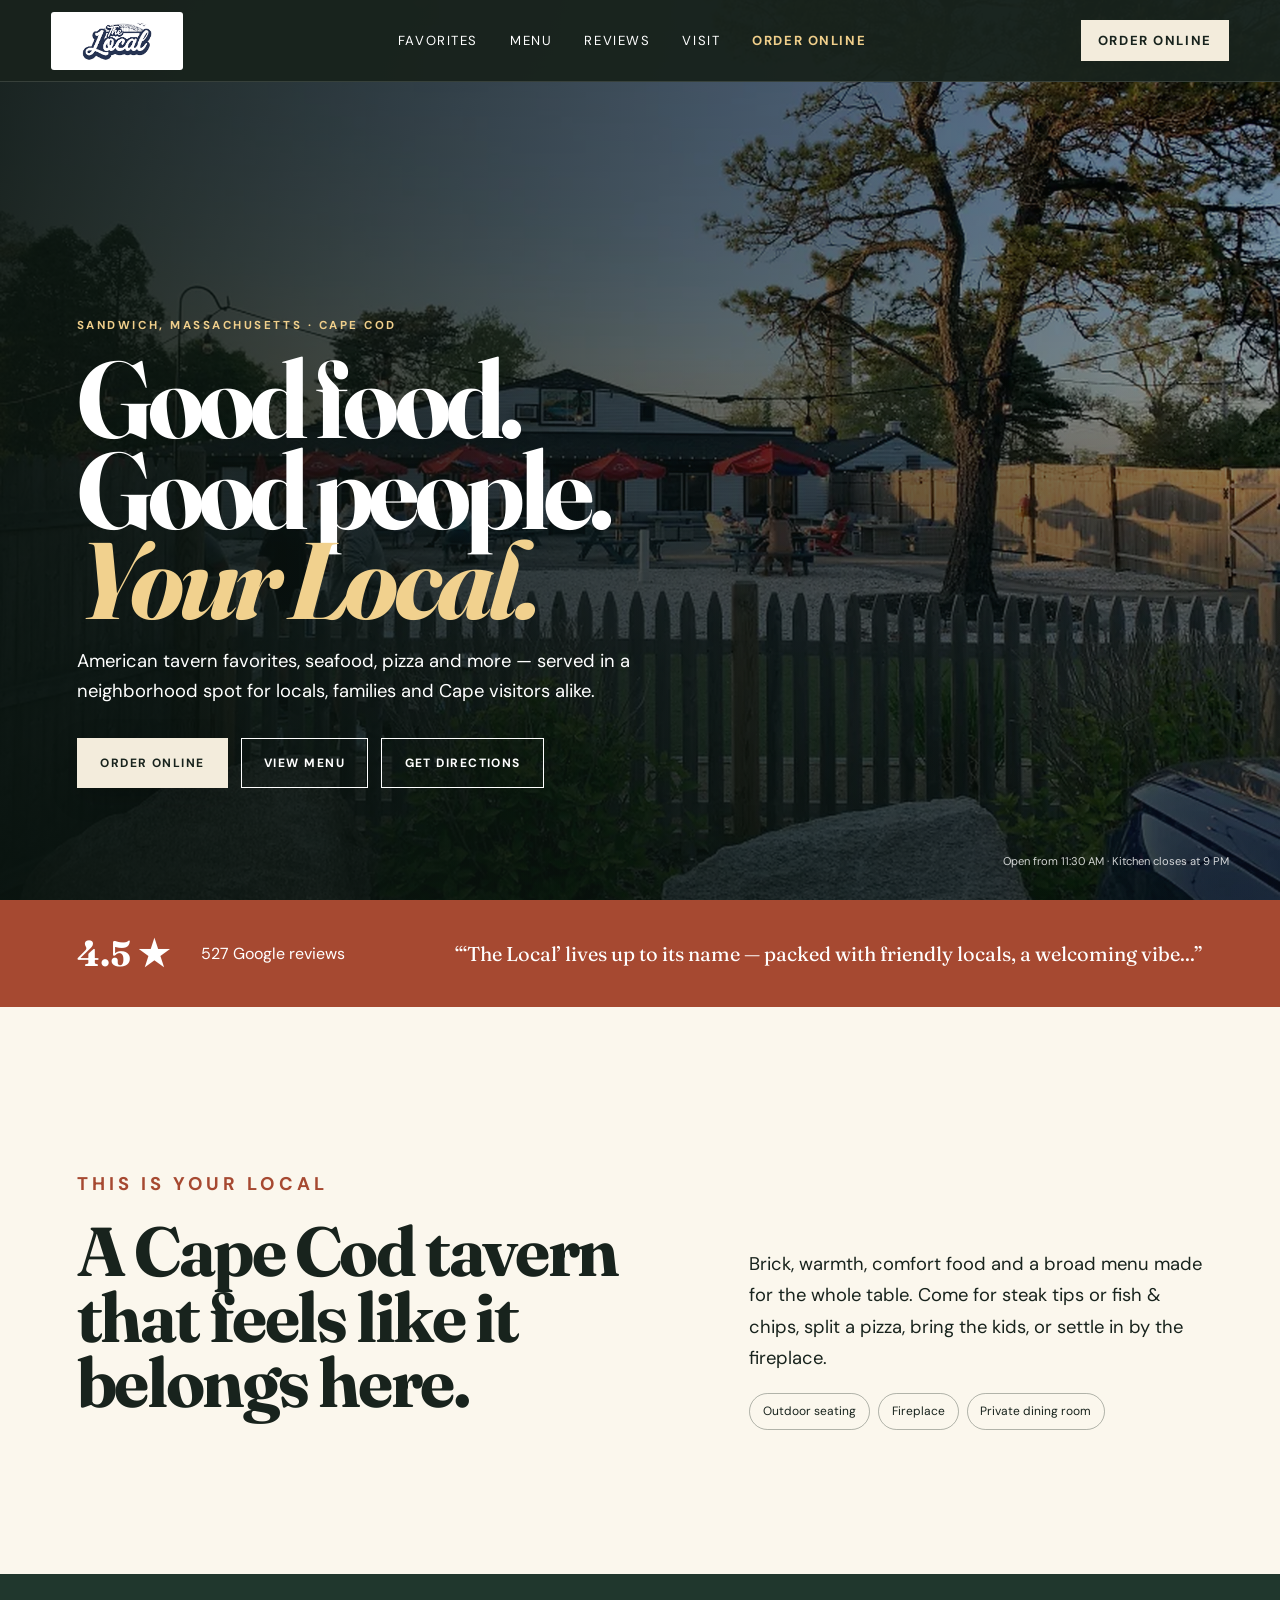
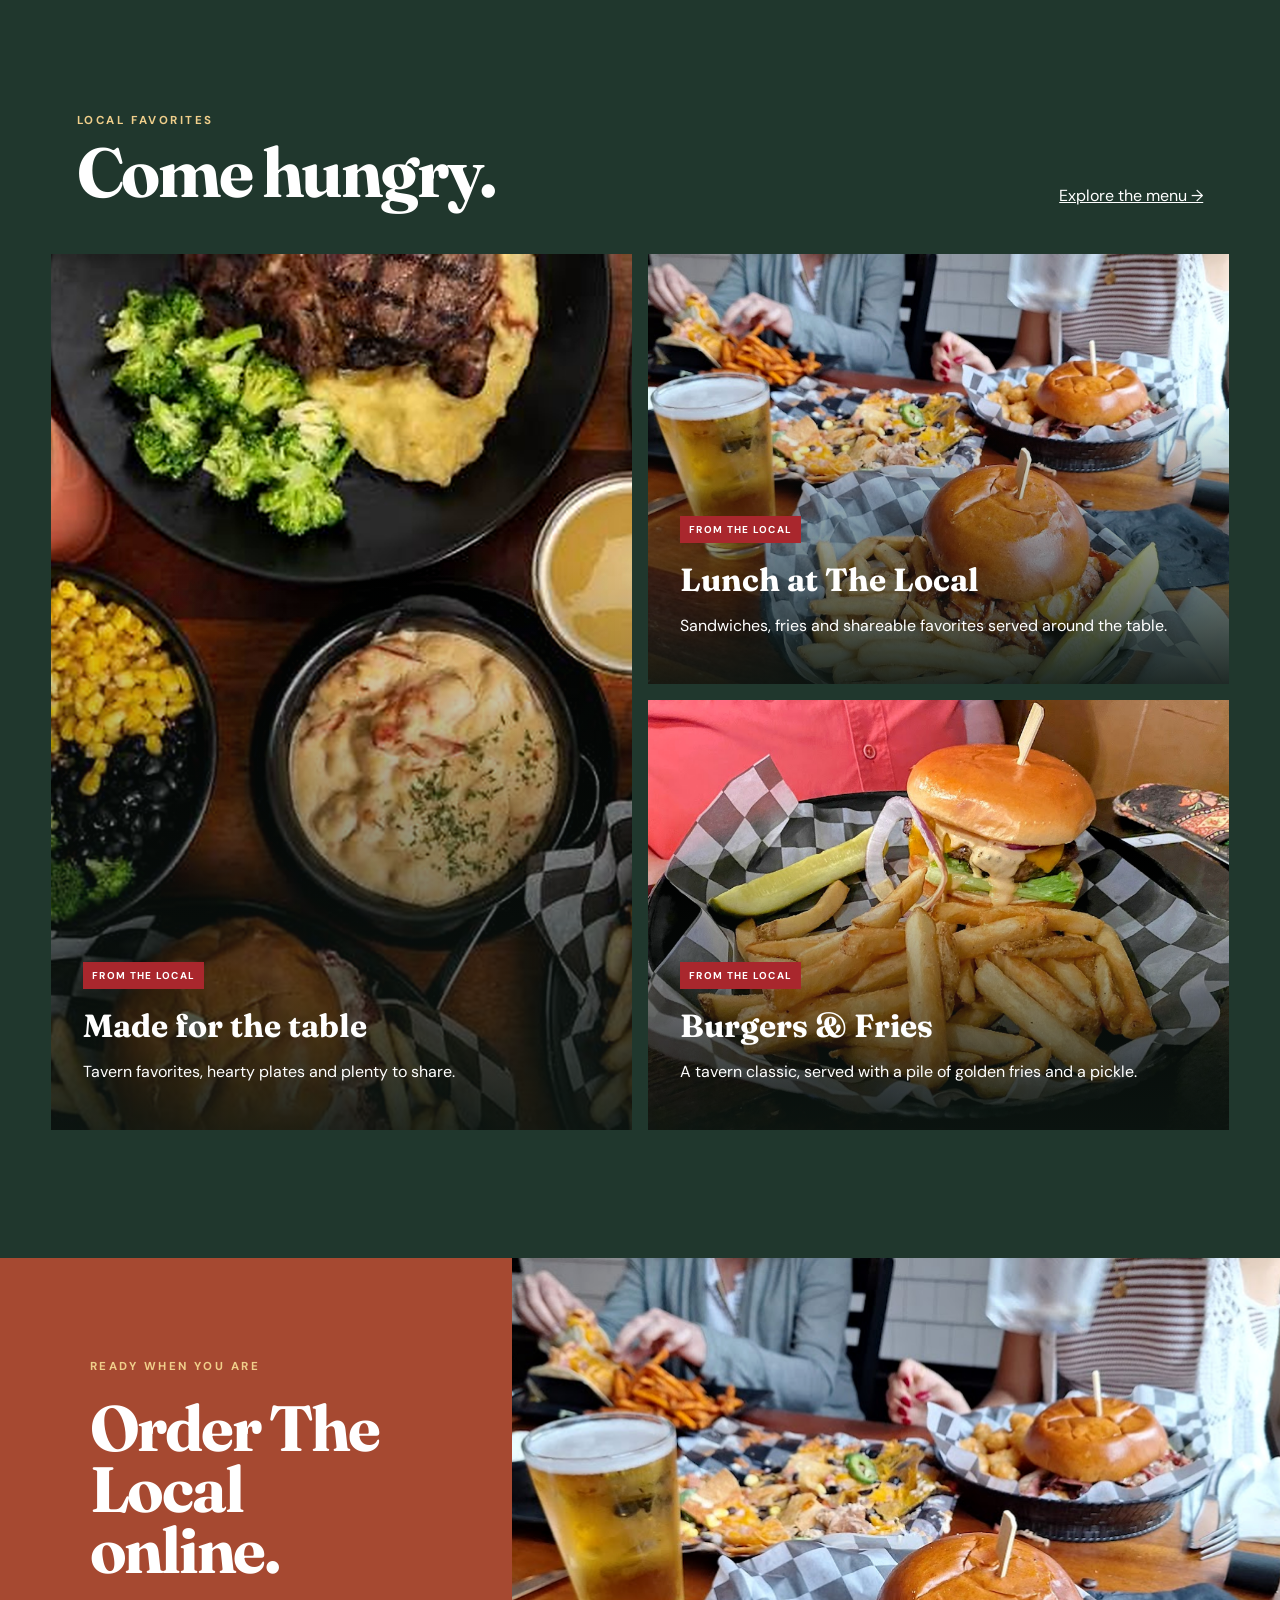
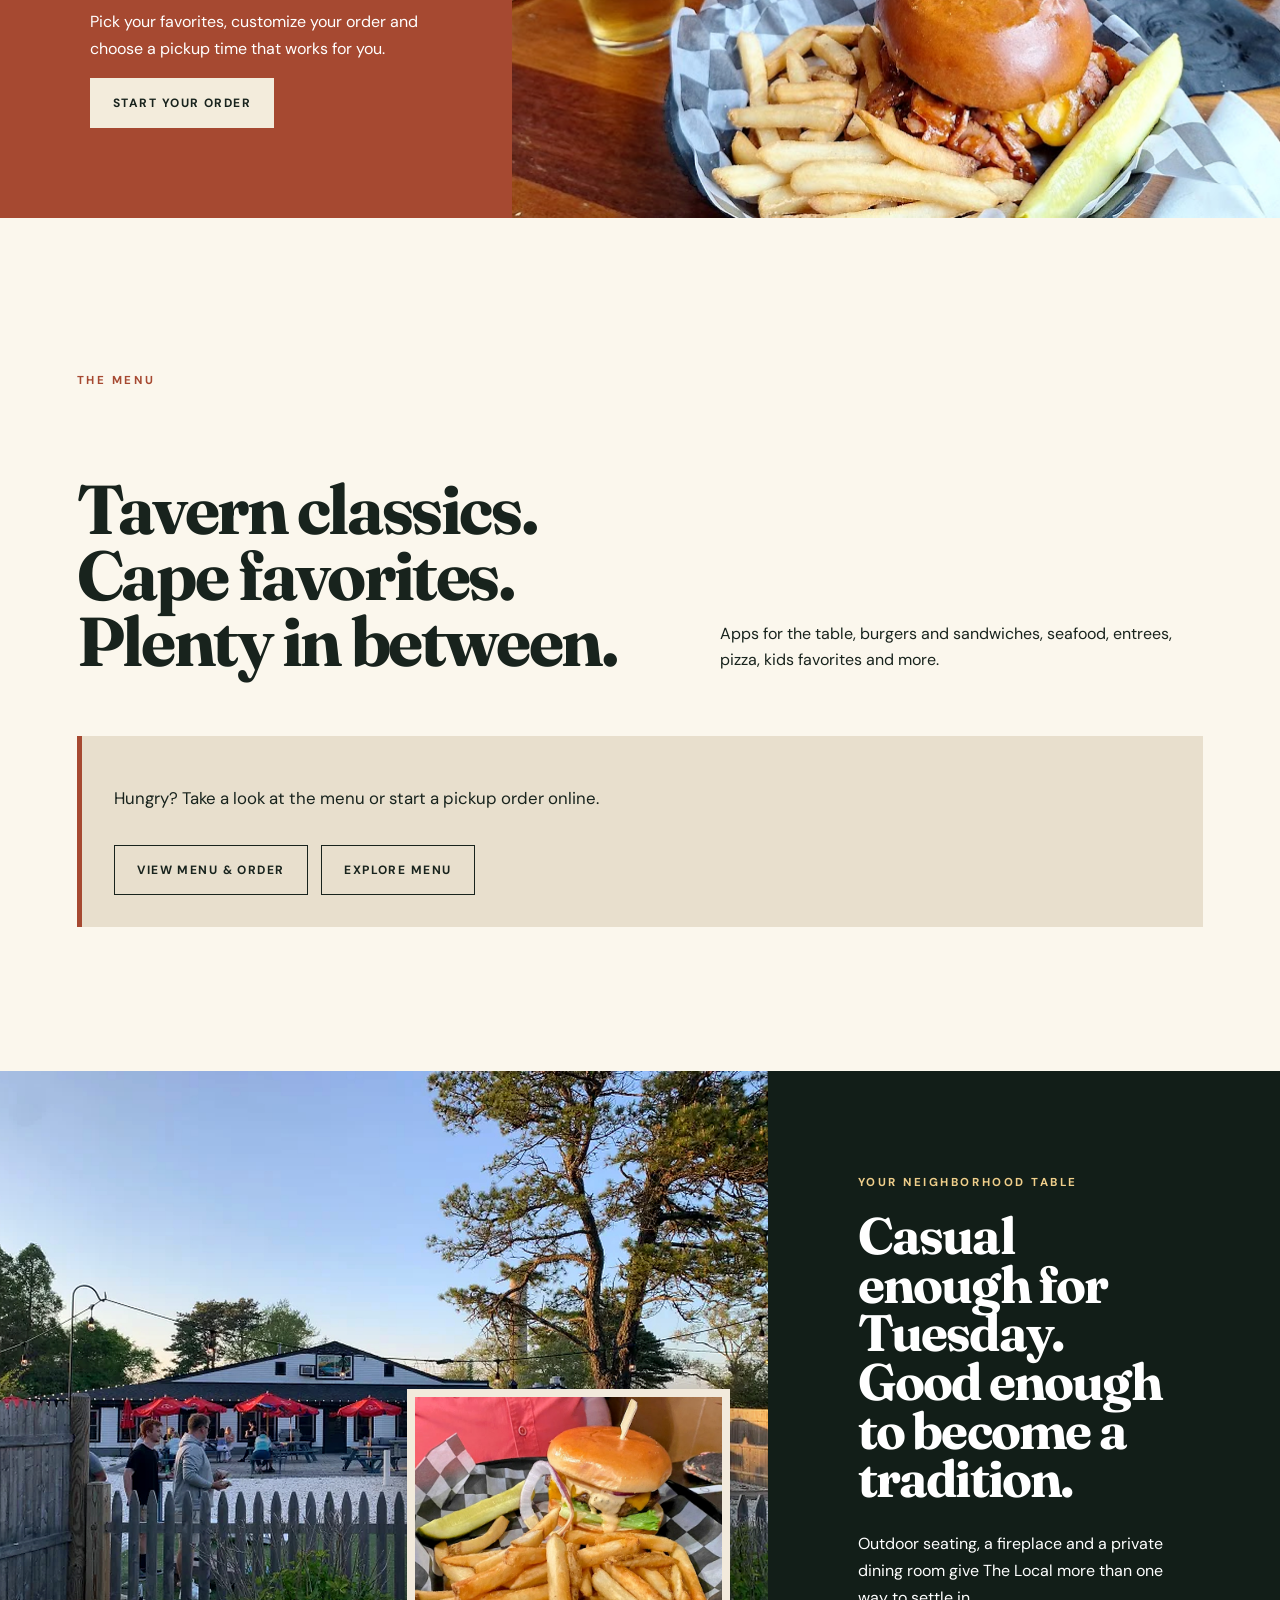
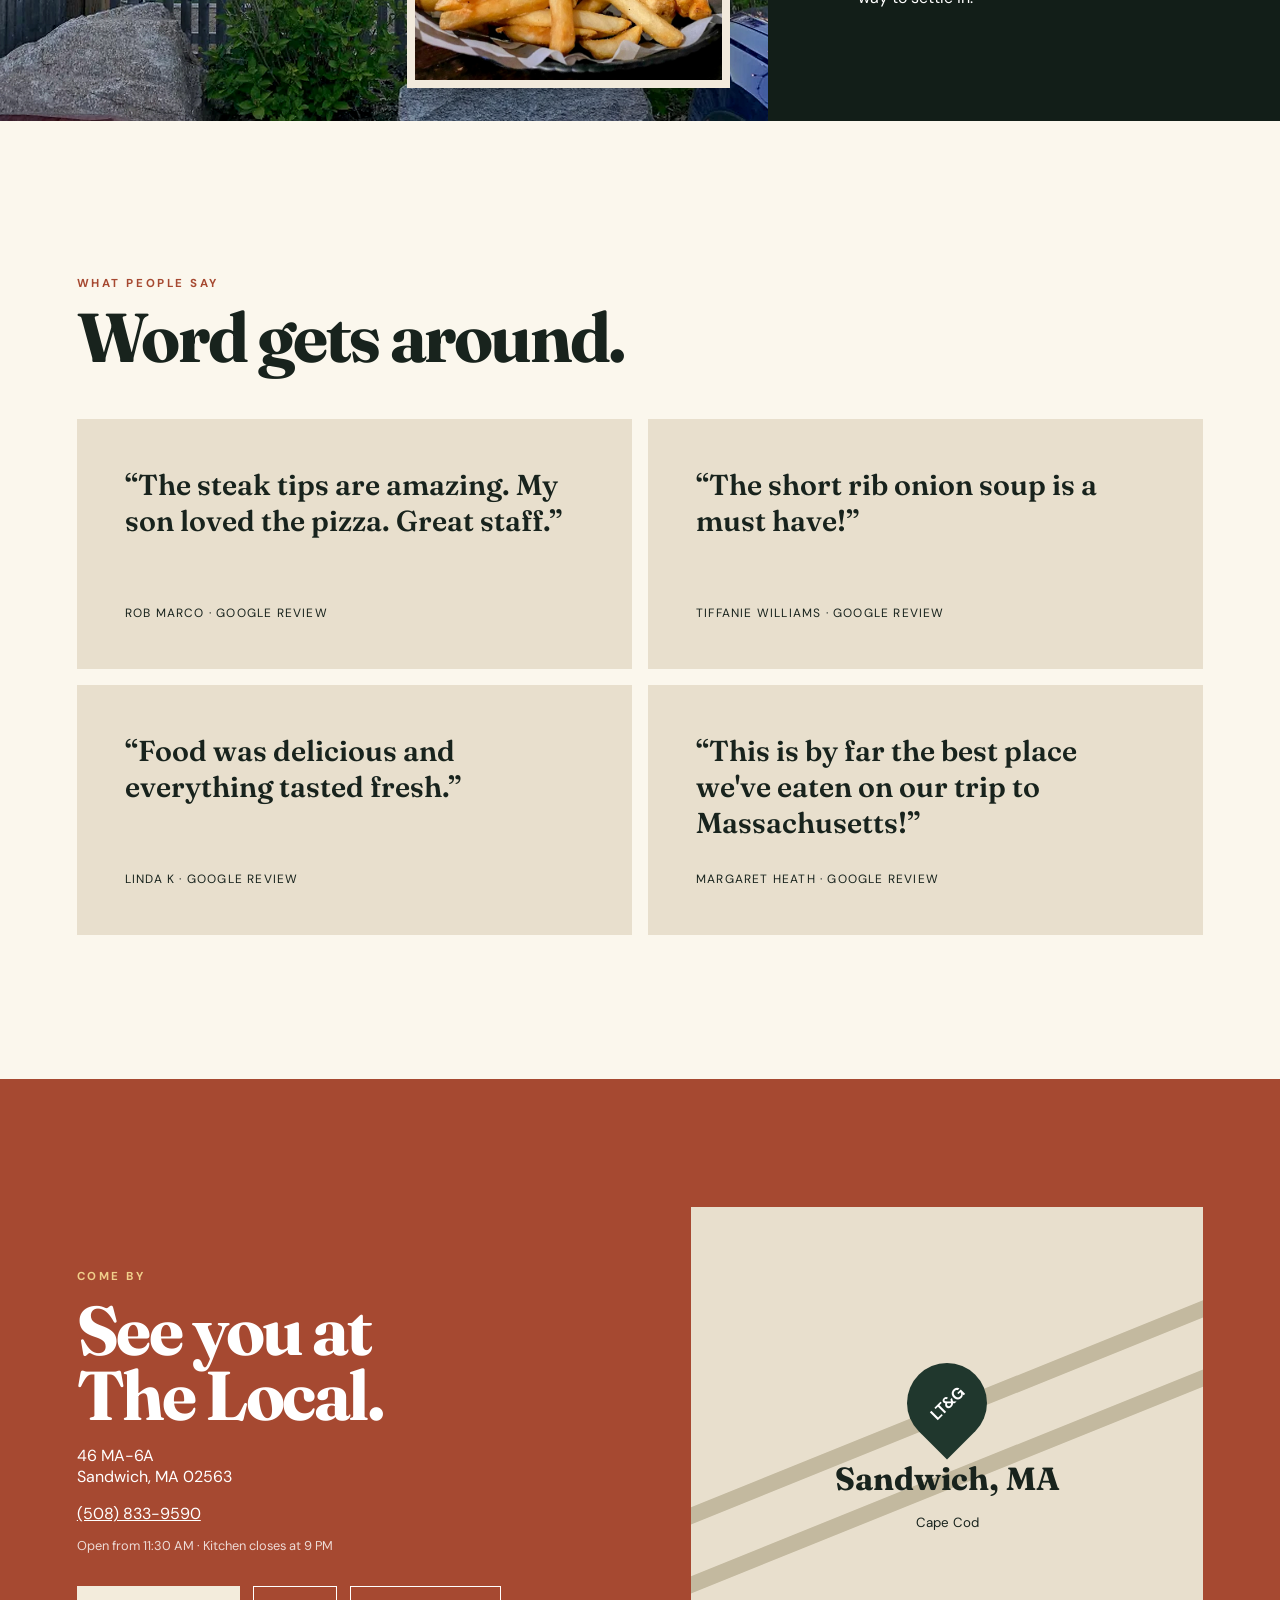
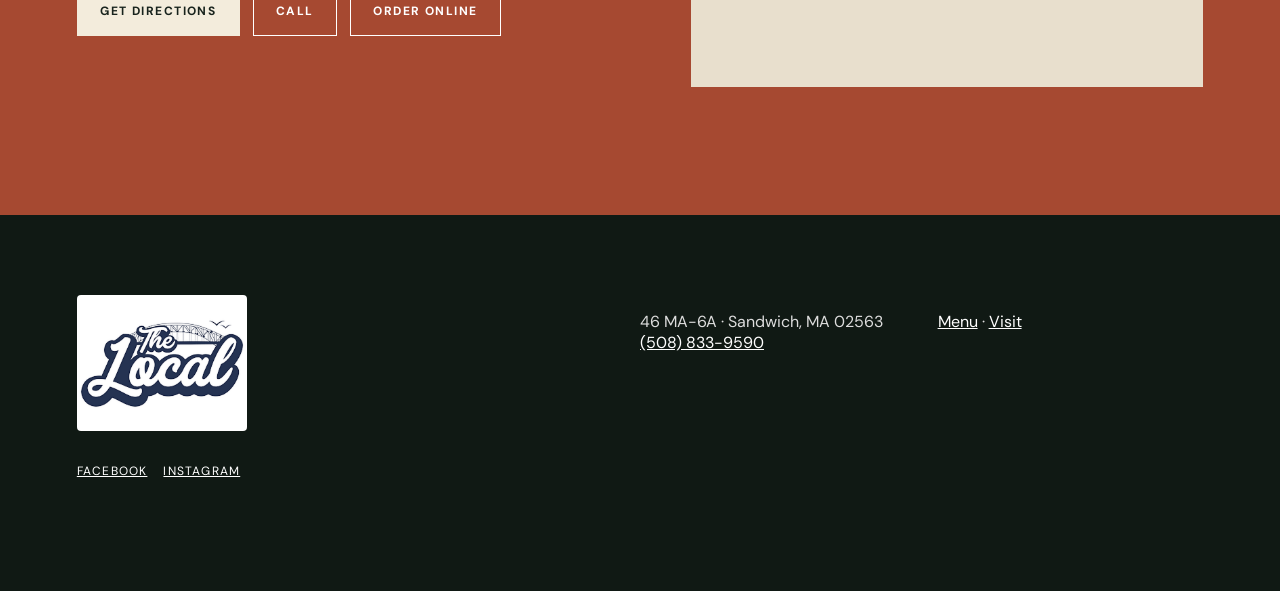
<file: the-local-tavern-finished-updated/the-local-tavern-finished/index.html>
<!doctype html><html lang="en"><head><meta charset="utf-8"><meta name="viewport" content="width=device-width,initial-scale=1"><title>The Local Tavern and Grille | Restaurant in Sandwich, MA</title><meta name="description" content="Visit The Local Tavern and Grille in Sandwich, MA for American tavern favorites, seafood, burgers, pizza and more. View the menu, call or get directions."><meta name="theme-color" content="#20372d"><link rel="preconnect" href="https://fonts.googleapis.com"><link rel="preconnect" href="https://fonts.gstatic.com" crossorigin><link href="https://fonts.googleapis.com/css2?family=DM+Sans:wght@400;500;600;700&family=Fraunces:opsz,wght@9..144,600;9..144,700&display=swap" rel="stylesheet"><link rel="stylesheet" href="styles.css"><script type="application/ld+json">{"@context":"https://schema.org","@type":"Restaurant","name":"The Local Tavern and Grille","address":{"@type":"PostalAddress","streetAddress":"46 MA-6A","addressLocality":"Sandwich","addressRegion":"MA","postalCode":"02563","addressCountry":"US"},"telephone":"+1-508-833-9590","url":"https://www.thelocaltavernandgrille.com/","servesCuisine":["American","Pizza","Seafood"]}</script></head><body><a class="skip" href="#main">Skip to content</a><header><a class="brand logo-brand" href="#top"><img src="assets/local-logo-4x.png" alt="The Local Tavern &amp; Grille"></a><button class="navbtn" aria-expanded="false" aria-controls="nav">Menu</button><nav id="nav"><a href="#favorites">Favorites</a><a href="menu.html">Menu</a><a href="#reviews">Reviews</a><a href="visit.html">Visit</a><a class="nav-order" href="https://order.toasttab.com/online/the-local-tavern-and-grille-46-route-6a" target="_blank" rel="noopener">Order Online</a></nav><a class="head-cta order-head" href="https://order.toasttab.com/online/the-local-tavern-and-grille-46-route-6a" target="_blank" rel="noopener">Order Online</a></header><main id="main"><section class="hero" id="top"><div class="hero-media"><img src="assets/local-patio-4x.jpg" alt="The outdoor patio at The Local Tavern and Grille"></div><div class="hero-shade"></div><div class="hero-copy reveal"><p class="eyebrow">SANDWICH, MASSACHUSETTS · CAPE COD</p><h1>Good food.<br>Good people.<br><em>Your Local.</em></h1><p>American tavern favorites, seafood, pizza and more — served in a neighborhood spot for locals, families and Cape visitors alike.</p><div class="actions"><a class="button light order-primary" href="https://order.toasttab.com/online/the-local-tavern-and-grille-46-route-6a" target="_blank" rel="noopener">Order Online</a><a class="button ghost" href="menu.html">View Menu</a><a class="button ghost" href="https://www.google.com/maps/search/?api=1&query=46+MA-6A+Sandwich+MA+02563">Get Directions</a></div></div><div class="hero-note">Open from 11:30 AM · Kitchen closes at 9 PM</div></section><section class="proof"><strong>4.5 ★</strong><span>527 Google reviews</span><blockquote>“‘The Local’ lives up to its name — packed with friendly locals, a welcoming vibe...”</blockquote></section><section class="story reveal"><div><p class="eyebrow dark">THIS IS YOUR LOCAL</p><h2>A Cape Cod tavern that feels like it belongs here.</h2></div><div><p>Brick, warmth, comfort food and a broad menu made for the whole table. Come for steak tips or fish &amp; chips, split a pizza, bring the kids, or settle in by the fireplace.</p><div class="chips"><span>Outdoor seating</span><span>Fireplace</span><span>Private dining room</span></div></div></section><section class="favorites" id="favorites"><div class="section-head"><p class="eyebrow">LOCAL FAVORITES</p><h2>Come hungry.</h2><a href="menu.html">Explore the menu →</a></div><div class="food-grid"><article class="food feature"><img src="assets/local-food-spread-4x.jpg" alt="A spread of food served at The Local Tavern and Grille"><div><span class="real-tag">From The Local</span><h3>Made for the table</h3><p>Tavern favorites, hearty plates and plenty to share.</p></div></article><article class="food"><img src="assets/local-table-4x.jpg" alt="Sandwiches, fries and shared plates at The Local Tavern and Grille"><div><span class="real-tag">From The Local</span><h3>Lunch at The Local</h3><p>Sandwiches, fries and shareable favorites served around the table.</p></div></article><article class="food"><img src="assets/local-burger-4x.jpg" alt="Burger and fries at The Local Tavern and Grille"><div><span class="real-tag">From The Local</span><h3>Burgers &amp; Fries</h3><p>A tavern classic, served with a pile of golden fries and a pickle.</p></div></article></div></section><section class="order-band"><div><p class="eyebrow">READY WHEN YOU ARE</p><h2>Order The Local online.</h2><p>Pick your favorites, customize your order and choose a pickup time that works for you.</p><a class="button light" href="https://order.toasttab.com/online/the-local-tavern-and-grille-46-route-6a" target="_blank" rel="noopener">Start Your Order</a></div><img src="assets/local-table-4x.jpg" alt="Food served at The Local Tavern and Grille"></section><section class="menu-section home-menu" id="menu"><div class="menu-intro"><p class="eyebrow dark">THE MENU</p><h2>Tavern classics.<br>Cape favorites.<br>Plenty in between.</h2><p>Apps for the table, burgers and sandwiches, seafood, entrees, pizza, kids favorites and more.</p></div><div class="menu-source-card"><p>Hungry? Take a look at the menu or start a pickup order online.</p><div class="actions"><a class="button" href="https://order.toasttab.com/online/the-local-tavern-and-grille-46-route-6a" target="_blank" rel="noopener">View Menu &amp; Order</a><a class="button" href="menu.html">Explore Menu</a></div></div></section><section class="atmosphere"><div class="atmo-img authentic-collage"><img class="main-real" src="assets/local-patio-4x.jpg" alt="The outdoor patio at The Local Tavern and Grille"><img class="inset-real" src="assets/local-burger-4x.jpg" alt="Burger and fries at The Local Tavern and Grille"></div><div class="atmo-copy"><p class="eyebrow">YOUR NEIGHBORHOOD TABLE</p><h2>Casual enough for Tuesday. Good enough to become a tradition.</h2><p>Outdoor seating, a fireplace and a private dining room give The Local more than one way to settle in.</p></div></section><section class="reviews" id="reviews"><p class="eyebrow dark">WHAT PEOPLE SAY</p><h2>Word gets around.</h2><div class="review-grid"><blockquote><p>“The steak tips are amazing. My son loved the pizza. Great staff.”</p><cite>Rob Marco · Google review</cite></blockquote><blockquote><p>“The short rib onion soup is a must have!”</p><cite>Tiffanie Williams · Google review</cite></blockquote><blockquote><p>“Food was delicious and everything tasted fresh.”</p><cite>Linda K · Google review</cite></blockquote><blockquote><p>“This is by far the best place we've eaten on our trip to Massachusetts!”</p><cite>Margaret Heath · Google review</cite></blockquote></div></section><section class="visit" id="visit"><div><p class="eyebrow">COME BY</p><h2>See you at<br>The Local.</h2><p>46 MA-6A<br>Sandwich, MA 02563</p><a href="tel:+15088339590">(508) 833-9590</a><p class="verify">Open from 11:30 AM · Kitchen closes at 9 PM</p><div class="actions"><a class="button light" href="https://www.google.com/maps/search/?api=1&query=46+MA-6A+Sandwich+MA+02563">Get Directions</a><a class="button ghost" href="tel:+15088339590">Call</a><a class="button ghost" href="https://order.toasttab.com/online/the-local-tavern-and-grille-46-route-6a" target="_blank" rel="noopener">Order Online</a></div></div><div class="map-card" aria-label="Location illustration"><div class="route"></div><span class="pin">LT&amp;G</span><strong>Sandwich, MA</strong><small>Cape Cod</small></div></section></main><footer><div class="brand footer-logo"><img src="assets/local-logo-4x.png" alt="The Local Tavern &amp; Grille"></div><p>46 MA-6A · Sandwich, MA 02563<br><a href="tel:+15088339590">(508) 833-9590</a></p><p><a href="menu.html">Menu</a> · <a href="visit.html">Visit</a></p><div class="social-links" aria-label="Social media"><a href="https://www.facebook.com/thelocaltavern/about/" target="_blank" rel="noopener" aria-label="The Local Tavern and Grille on Facebook">Facebook</a><a href="https://www.instagram.com/thelocaltaverngrille?igsi=MTRzNXFjZ2NwbXNlbg==" target="_blank" rel="noopener" aria-label="The Local Tavern and Grille on Instagram">Instagram</a></div></footer><div class="mobilebar"><a class="mobile-order" href="https://order.toasttab.com/online/the-local-tavern-and-grille-46-route-6a" target="_blank" rel="noopener">Order</a><a href="tel:+15088339590">Call</a><a href="https://www.google.com/maps/search/?api=1&query=46+MA-6A+Sandwich+MA+02563">Directions</a></div><script src="menu-data.js"></script><script src="app.js"></script></body></html>
</file>
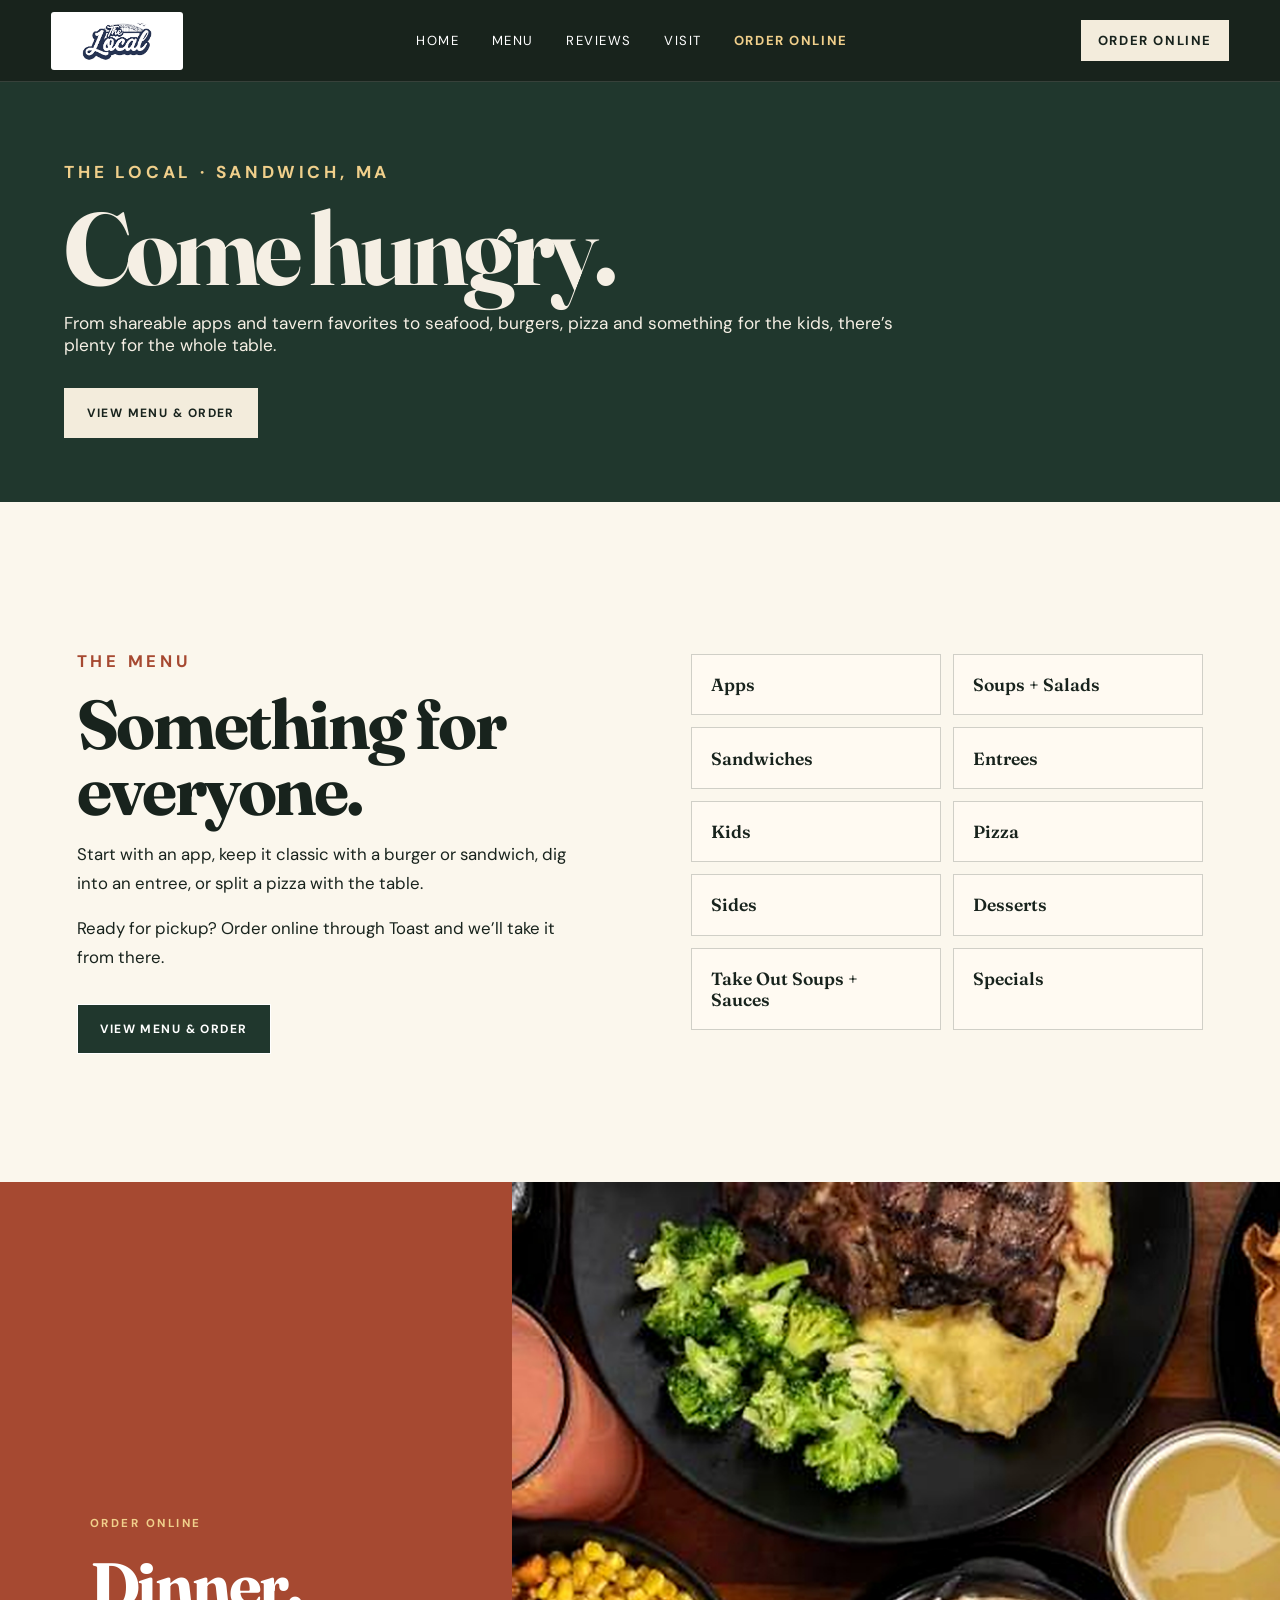
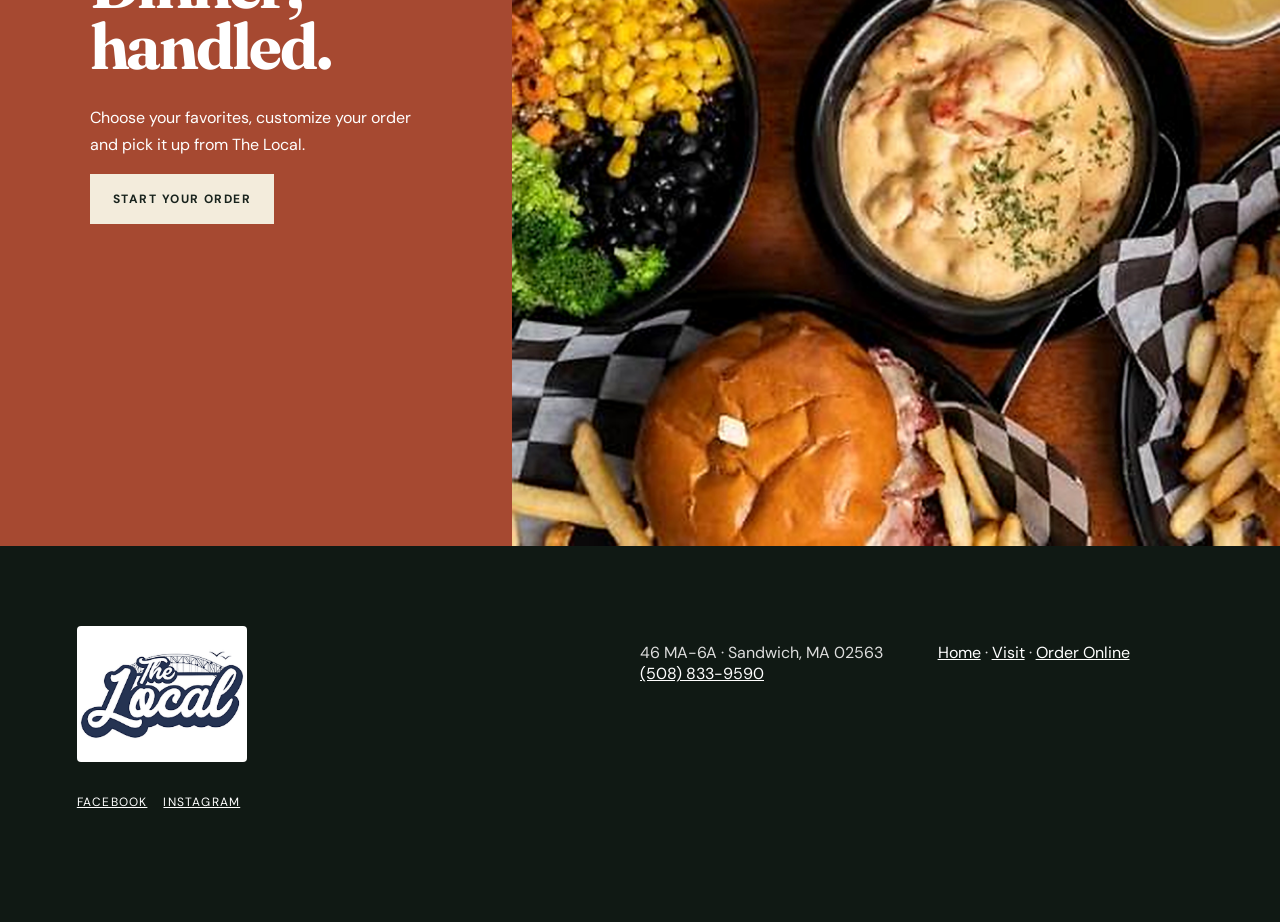
<file: the-local-tavern-finished-updated/the-local-tavern-finished/menu.html>
<!doctype html><html lang="en"><head><meta charset="utf-8"><meta name="viewport" content="width=device-width,initial-scale=1"><title>Menu | The Local Tavern and Grille | Sandwich, MA</title><meta name="description" content="Explore the menu at The Local Tavern and Grille in Sandwich, Massachusetts, with apps, soups and salads, sandwiches, entrees, kids meals, pizza, sides and desserts."><meta name="theme-color" content="#20372d"><link rel="preconnect" href="https://fonts.googleapis.com"><link rel="preconnect" href="https://fonts.gstatic.com" crossorigin><link href="https://fonts.googleapis.com/css2?family=DM+Sans:wght@400;500;600;700&family=Fraunces:opsz,wght@9..144,600;9..144,700&display=swap" rel="stylesheet"><link rel="stylesheet" href="styles.css"></head><body><a class="skip" href="#main">Skip to content</a><header><a class="brand logo-brand" href="index.html"><img src="assets/local-logo-4x.png" alt="The Local Tavern &amp; Grille"></a><button class="navbtn" aria-expanded="false" aria-controls="nav">Menu</button><nav id="nav"><a href="index.html">Home</a><a href="menu.html" aria-current="page">Menu</a><a href="index.html#reviews">Reviews</a><a href="visit.html">Visit</a><a class="nav-order" href="https://order.toasttab.com/online/the-local-tavern-and-grille-46-route-6a" target="_blank" rel="noopener">Order Online</a></nav><a class="head-cta order-head" href="https://order.toasttab.com/online/the-local-tavern-and-grille-46-route-6a" target="_blank" rel="noopener">Order Online</a></header><main id="main"><section class="page-hero menu-live-hero"><p class="eyebrow">THE LOCAL · SANDWICH, MA</p><h1>Come hungry.</h1><p>From shareable apps and tavern favorites to seafood, burgers, pizza and something for the kids, there’s plenty for the whole table.</p><div class="actions"><a class="button light" href="https://order.toasttab.com/online/the-local-tavern-and-grille-46-route-6a" target="_blank" rel="noopener">View Menu &amp; Order</a></div></section><section class="live-menu-section"><div class="live-menu-copy"><p class="eyebrow dark">THE MENU</p><h2>Something for<br>everyone.</h2><p>Start with an app, keep it classic with a burger or sandwich, dig into an entree, or split a pizza with the table.</p><p>Ready for pickup? Order online through Toast and we’ll take it from there.</p><a class="button live-order-button" href="https://order.toasttab.com/online/the-local-tavern-and-grille-46-route-6a" target="_blank" rel="noopener">View Menu &amp; Order</a></div><div class="menu-categories" aria-label="Menu categories"><span>Apps</span><span>Soups + Salads</span><span>Sandwiches</span><span>Entrees</span><span>Kids</span><span>Pizza</span><span>Sides</span><span>Desserts</span><span>Take Out Soups + Sauces</span><span>Specials</span></div></section><section class="order-band"><div><p class="eyebrow">ORDER ONLINE</p><h2>Dinner, handled.</h2><p>Choose your favorites, customize your order and pick it up from The Local.</p><a class="button light" href="https://order.toasttab.com/online/the-local-tavern-and-grille-46-route-6a" target="_blank" rel="noopener">Start Your Order</a></div><img src="assets/local-food-spread-4x.jpg" alt="A spread of food served at The Local Tavern and Grille"></section></main><footer><div class="brand footer-logo"><img src="assets/local-logo-4x.png" alt="The Local Tavern &amp; Grille"></div><p>46 MA-6A · Sandwich, MA 02563<br><a href="tel:+15088339590">(508) 833-9590</a></p><p><a href="index.html">Home</a> · <a href="visit.html">Visit</a> · <a href="https://order.toasttab.com/online/the-local-tavern-and-grille-46-route-6a" target="_blank" rel="noopener">Order Online</a></p><div class="social-links" aria-label="Social media"><a href="https://www.facebook.com/thelocaltavern/about/" target="_blank" rel="noopener">Facebook</a><a href="https://www.instagram.com/thelocaltaverngrille?igsi=MTRzNXFjZ2NwbXNlbg==" target="_blank" rel="noopener">Instagram</a></div></footer><div class="mobilebar"><a class="mobile-order" href="https://order.toasttab.com/online/the-local-tavern-and-grille-46-route-6a" target="_blank" rel="noopener">Order</a><a href="tel:+15088339590">Call</a><a href="https://www.google.com/maps/search/?api=1&query=46+MA-6A+Sandwich+MA+02563">Directions</a></div><script src="app.js"></script></body></html>
</file>
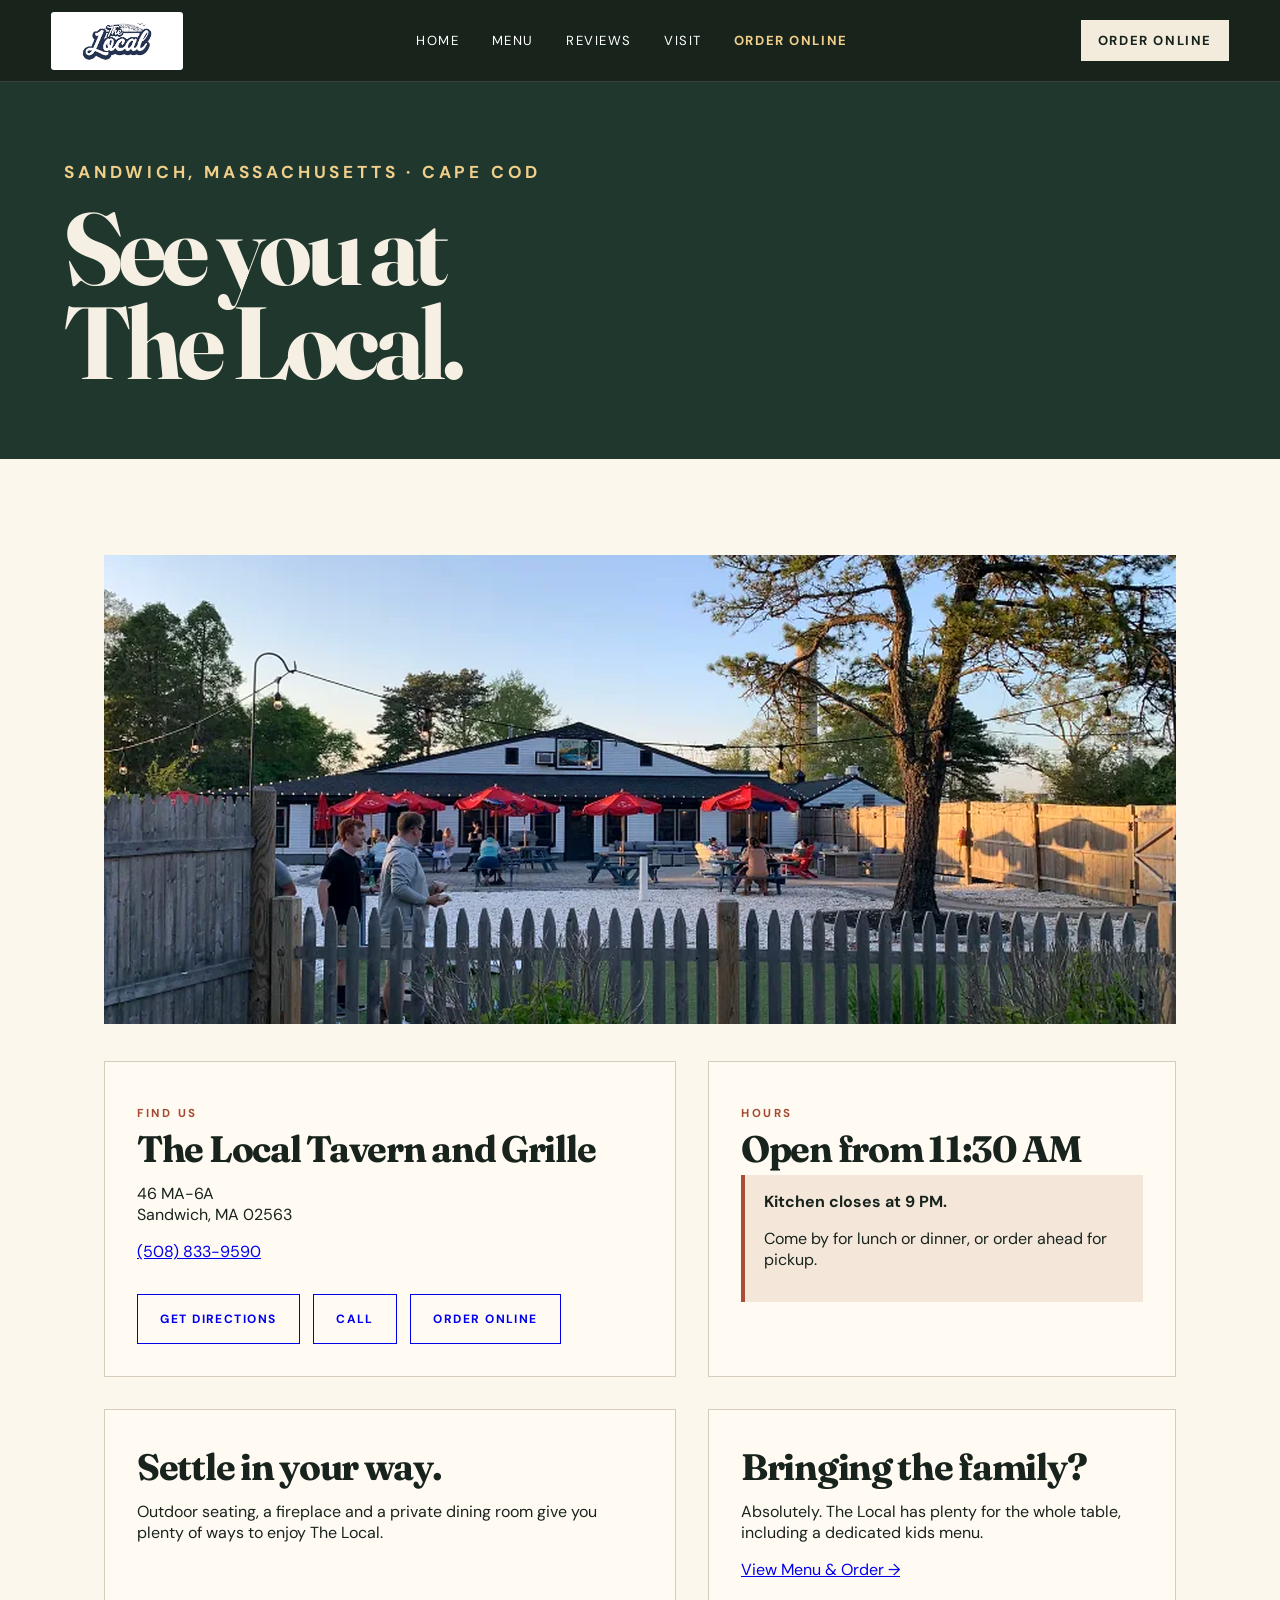
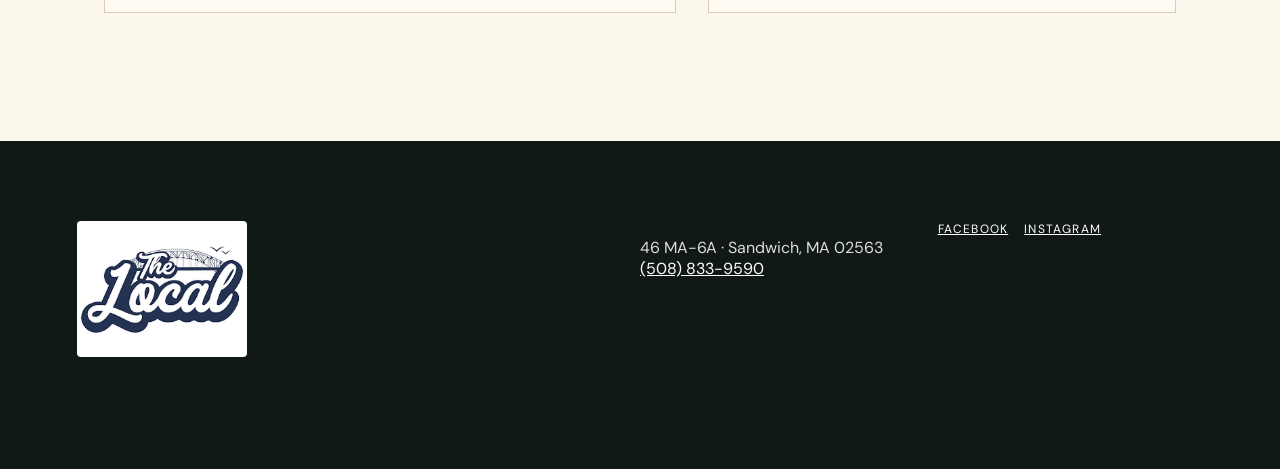
<file: the-local-tavern-finished-updated/the-local-tavern-finished/visit.html>
<!doctype html><html lang="en"><head><meta charset="utf-8"><meta name="viewport" content="width=device-width,initial-scale=1"><title>Visit The Local Tavern and Grille | Sandwich, MA</title><meta name="description" content="Visit The Local Tavern and Grille at 46 MA-6A in Sandwich, Massachusetts. Call, get directions or order online."><meta name="theme-color" content="#20372d"><link rel="preconnect" href="https://fonts.googleapis.com"><link rel="preconnect" href="https://fonts.gstatic.com" crossorigin><link href="https://fonts.googleapis.com/css2?family=DM+Sans:wght@400;500;600;700&family=Fraunces:opsz,wght@9..144,600;9..144,700&display=swap" rel="stylesheet"><link rel="stylesheet" href="styles.css"></head><body><a class="skip" href="#main">Skip to content</a><header><a class="brand logo-brand" href="index.html"><img src="assets/local-logo-4x.png" alt="The Local Tavern & Grille"></a><button class="navbtn" aria-expanded="false" aria-controls="nav">Menu</button><nav id="nav"><a href="index.html">Home</a><a href="menu.html">Menu</a><a href="index.html#reviews">Reviews</a><a href="visit.html" aria-current="page">Visit</a><a class="nav-order" href="https://order.toasttab.com/online/the-local-tavern-and-grille-46-route-6a" target="_blank" rel="noopener">Order Online</a></nav><a class="head-cta order-head" href="https://order.toasttab.com/online/the-local-tavern-and-grille-46-route-6a" target="_blank" rel="noopener">Order Online</a></header><main id="main"><section class="page-hero"><p class="eyebrow">SANDWICH, MASSACHUSETTS · CAPE COD</p><h1>See you at<br>The Local.</h1></section><div class="page-shell"><img class="photo-wide" src="assets/local-patio-4x.jpg" alt="The outdoor patio at The Local Tavern and Grille"><div class="visit-grid"><section class="visit-card"><p class="eyebrow dark">FIND US</p><h2>The Local Tavern and Grille</h2><p>46 MA-6A<br>Sandwich, MA 02563</p><p><a href="tel:+15088339590">(508) 833-9590</a></p><div class="actions"><a class="button" href="https://www.google.com/maps/search/?api=1&query=46+MA-6A+Sandwich+MA+02563">Get Directions</a><a class="button" href="tel:+15088339590">Call</a><a class="button" href="https://order.toasttab.com/online/the-local-tavern-and-grille-46-route-6a" target="_blank" rel="noopener">Order Online</a></div></section><section class="visit-card"><p class="eyebrow dark">HOURS</p><h2>Open from 11:30 AM</h2><div class="notice"><strong>Kitchen closes at 9 PM.</strong><p>Come by for lunch or dinner, or order ahead for pickup.</p></div></section></div><div class="visit-grid" style="margin-top:2rem"><section class="visit-card"><h2>Settle in your way.</h2><p>Outdoor seating, a fireplace and a private dining room give you plenty of ways to enjoy The Local.</p></section><section class="visit-card"><h2>Bringing the family?</h2><p>Absolutely. The Local has plenty for the whole table, including a dedicated kids menu.</p><a href="https://order.toasttab.com/online/the-local-tavern-and-grille-46-route-6a" target="_blank" rel="noopener">View Menu &amp; Order →</a></section></div></div></main><footer><div class="brand footer-logo"><img src="assets/local-logo-4x.png" alt="The Local Tavern & Grille"></div><p>46 MA-6A · Sandwich, MA 02563<br><a href="tel:+15088339590">(508) 833-9590</a></p><div class="social-links" aria-label="Social media"><a href="https://www.facebook.com/thelocaltavern/about/" target="_blank" rel="noopener" aria-label="The Local Tavern and Grille on Facebook">Facebook</a><a href="https://www.instagram.com/thelocaltaverngrille?igsi=MTRzNXFjZ2NwbXNlbg==" target="_blank" rel="noopener" aria-label="The Local Tavern and Grille on Instagram">Instagram</a></div></footer><div class="mobilebar"><a class="mobile-order" href="https://order.toasttab.com/online/the-local-tavern-and-grille-46-route-6a" target="_blank" rel="noopener">Order</a><a href="tel:+15088339590">Call</a><a href="https://www.google.com/maps/search/?api=1&query=46+MA-6A+Sandwich+MA+02563">Directions</a></div><script>document.querySelector('.navbtn').onclick=e=>{const n=document.querySelector('#nav');const o=n.classList.toggle('open');e.currentTarget.setAttribute('aria-expanded',o)}</script></body></html>
</file>
<file: the-local-tavern-finished-updated/the-local-tavern-finished/styles.css>
:root{--cream:#f3ecdc;--ink:#18231d;--green:#20372d;--rust:#a64931;--gold:#d2a75c;--paper:#fbf7ed}*{box-sizing:border-box}html{scroll-behavior:smooth}body{margin:0;background:var(--paper);color:var(--ink);font-family:'DM Sans',sans-serif}.skip{position:absolute;left:-999px}.skip:focus{left:1rem;top:1rem;z-index:99;background:#fff;padding:1rem}header{height:82px;padding:0 4vw;display:flex;align-items:center;justify-content:space-between;background:rgba(24,35,29,.96);color:#fff;position:fixed;top:0;left:0;right:0;z-index:20;border-bottom:1px solid #ffffff22}.brand{color:inherit;text-decoration:none;display:flex;flex-direction:column;line-height:.9}.brand span{font-family:Fraunces,serif;font-weight:700;font-size:1.4rem;letter-spacing:.04em}.brand small{font-size:.55rem;letter-spacing:.28em;margin-top:.45rem}nav{display:flex;gap:2rem}nav a,.head-cta{color:#fff;text-decoration:none;font-size:.82rem;text-transform:uppercase;letter-spacing:.12em}.head-cta{border:1px solid #ffffff55;padding:.7rem 1rem}.navbtn{display:none}.hero{min-height:100svh;position:relative;color:white;display:flex;align-items:flex-end;padding:10rem 6vw 7rem;overflow:hidden}.hero-media,.hero-shade{position:absolute;inset:0}.hero-media img{width:100%;height:100%;object-fit:cover;animation:drift 18s ease-in-out infinite alternate}.hero-shade{background:linear-gradient(90deg,rgba(10,20,15,.88) 0%,rgba(10,20,15,.45) 55%,rgba(10,20,15,.1)),linear-gradient(0deg,rgba(10,20,15,.5),transparent 60%)}.hero-copy{position:relative;max-width:850px}.eyebrow{font-size:.72rem;font-weight:700;letter-spacing:.22em;color:#f0cf8b}.eyebrow.dark{color:var(--rust)}h1,h2,h3{font-family:Fraunces,serif;margin:.2em 0}h1{font-size:clamp(4rem,8.5vw,8.8rem);line-height:.83;letter-spacing:-.045em}h1 em{color:#f1d18e;font-style:italic}h2{font-size:clamp(2.7rem,5.4vw,5.7rem);line-height:.95;letter-spacing:-.035em}.hero-copy>p:not(.eyebrow){font-size:1.15rem;max-width:650px;line-height:1.6}.actions{display:flex;gap:.8rem;margin-top:2rem}.button{padding:1rem 1.4rem;text-transform:uppercase;letter-spacing:.12em;font-size:.75rem;font-weight:700;text-decoration:none;border:1px solid currentColor}.button.light{background:var(--cream);color:var(--ink);border-color:var(--cream)}.button.ghost{color:#fff}.hero-note{position:absolute;right:4vw;bottom:2rem;font-size:.7rem;opacity:.8}.proof{background:var(--rust);color:#fff;display:grid;grid-template-columns:auto auto 1fr;gap:2rem;align-items:center;padding:2rem 6vw}.proof strong{font:700 2.2rem Fraunces}.proof blockquote{margin:0;text-align:right;font-family:Fraunces;font-size:1.25rem}.story{padding:9rem 6vw;display:grid;grid-template-columns:1.2fr 1fr;gap:10vw;align-items:end}.story p{font-size:1.15rem;line-height:1.7}.chips{display:flex;flex-wrap:wrap;gap:.5rem}.chips span{border:1px solid #1b2c2355;padding:.6rem .8rem;border-radius:99px;font-size:.75rem}.favorites{background:var(--green);color:#fff;padding:8rem 4vw}.section-head{display:grid;grid-template-columns:1fr auto;align-items:end;margin:0 2vw 3rem}.section-head .eyebrow{grid-column:1/-1}.section-head h2{margin:0}.section-head a{color:#fff}.food-grid{display:grid;grid-template-columns:repeat(2,1fr);gap:1rem}.food{position:relative;min-height:430px;overflow:hidden;background:#111}.food.feature{grid-row:span 2;min-height:876px}.food img{position:absolute;width:100%;height:100%;object-fit:cover;transition:transform .7s}.food:hover img{transform:scale(1.035)}.food:after{content:'';position:absolute;inset:35% 0 0;background:linear-gradient(transparent,#0c1511e8)}.food>div{position:absolute;z-index:2;bottom:0;padding:2rem;width:100%}.food h3{font-size:2rem}.food h3 b{float:right;font-family:'DM Sans';font-size:1rem}.food p{max-width:520px}.menu-section{padding:9rem 6vw}.menu-intro{display:grid;grid-template-columns:1.2fr 1fr;gap:5vw;align-items:end}.menu-intro .eyebrow{grid-column:1/-1}.menu-intro p:last-child{line-height:1.6}.catbar{position:sticky;top:82px;z-index:10;background:var(--paper);display:flex;overflow:auto;gap:.4rem;padding:1rem 0;border-bottom:1px solid #26362d22;margin-top:3rem}.catbar button{white-space:nowrap;border:0;background:transparent;padding:.8rem 1rem;text-transform:uppercase;letter-spacing:.1em;font-size:.72rem;cursor:pointer}.catbar button.active{background:var(--green);color:white}.menu-group{padding:4rem 0 2rem}.menu-group>h3{font-size:2.8rem;border-bottom:3px solid var(--ink);padding-bottom:.7rem}.menu-items{display:grid;grid-template-columns:1fr 1fr;column-gap:5vw}.menu-item{padding:1.4rem 0;border-bottom:1px solid #26362d22}.menu-item h4{font:600 1.15rem Fraunces;margin:0;display:flex;justify-content:space-between;gap:1rem}.menu-item p{font-size:.87rem;line-height:1.55;color:#47534c;margin:.55rem 0 0}.atmosphere{display:grid;grid-template-columns:1.2fr .8fr;background:#121e18;color:#fff;min-height:650px}.atmo-img img{width:100%;height:100%;object-fit:cover}.atmo-copy{padding:7vw;display:flex;flex-direction:column;justify-content:center}.atmo-copy h2{font-size:clamp(2.8rem,4vw,4.7rem)}.atmo-copy p:last-child{line-height:1.7}.reviews{padding:9rem 6vw}.review-grid{display:grid;grid-template-columns:repeat(2,1fr);gap:1rem;margin-top:3rem}.review-grid blockquote{margin:0;background:#e8dfcd;padding:3rem;min-height:250px;display:flex;flex-direction:column;justify-content:space-between}.review-grid p{font:600 1.8rem/1.25 Fraunces;margin:0}.review-grid cite{font-style:normal;font-size:.75rem;text-transform:uppercase;letter-spacing:.1em}.visit{background:var(--rust);color:#fff;padding:8rem 6vw;display:grid;grid-template-columns:1fr 1fr;gap:8vw;align-items:center}.visit a{color:#fff}.verify{font-size:.8rem;max-width:390px;opacity:.8}.map-card{height:480px;background:#e8dfcd;color:var(--ink);position:relative;display:flex;flex-direction:column;align-items:center;justify-content:center;overflow:hidden}.route{position:absolute;width:130%;height:80px;border:16px solid #c3b99f;transform:rotate(-22deg)}.pin{position:relative;background:var(--green);color:#fff;border-radius:50% 50% 50% 0;width:80px;height:80px;transform:rotate(-45deg);display:grid;place-items:center;font-weight:700}.pin::first-line{transform:rotate(45deg)}.map-card strong,.map-card small{position:relative;margin-top:1rem}.map-card strong{font:700 2rem Fraunces}footer{background:#101914;color:#ddd;padding:5rem 6vw 7rem;display:grid;grid-template-columns:2fr 1fr 1fr;gap:2rem}footer a{color:#fff}footer>small{grid-column:1/-1;opacity:.55;max-width:900px}.mobilebar{display:none}.reveal{opacity:0;transform:translateY(20px);transition:.8s}.reveal.on{opacity:1;transform:none}@keyframes drift{to{transform:scale(1.04) translateX(-.5%)}}@media(max-width:760px){header{height:68px}.head-cta{display:none}.navbtn{display:block;background:none;border:1px solid #ffffff55;color:#fff;padding:.6rem .8rem}nav{display:none;position:absolute;top:68px;left:0;right:0;background:var(--green);padding:2rem;flex-direction:column}nav.open{display:flex}.hero{padding:8rem 1.3rem 7rem;min-height:92svh}.hero-copy>p:not(.eyebrow){font-size:1rem}.hero-note{left:1.3rem;right:1.3rem}.proof{grid-template-columns:1fr 1fr;padding:1.5rem}.proof blockquote{grid-column:1/-1;text-align:left}.story,.menu-intro,.visit,.atmosphere{grid-template-columns:1fr}.story,.menu-section,.reviews{padding:6rem 1.3rem}.food-grid,.menu-items,.review-grid{grid-template-columns:1fr}.food,.food.feature{min-height:480px;grid-row:auto}.favorites{padding:6rem 1.3rem}.section-head{display:block;margin:0 0 2rem}.section-head a{display:inline-block;margin-top:1rem}.catbar{top:68px}.atmo-img{height:420px}.atmo-copy{padding:4rem 1.3rem}.visit{padding:6rem 1.3rem}.map-card{height:340px}footer{grid-template-columns:1fr;padding:4rem 1.3rem 7rem}.mobilebar{position:fixed;display:grid;grid-template-columns:repeat(3,1fr);bottom:0;left:0;right:0;z-index:30;background:#f3ecdc;border-top:1px solid #0002}.mobilebar a{padding:1rem .4rem;text-align:center;color:var(--ink);text-decoration:none;text-transform:uppercase;font-size:.68rem;font-weight:700;letter-spacing:.08em;border-right:1px solid #0002}h1{font-size:clamp(3.7rem,18vw,5.5rem)}}@media(prefers-reduced-motion:reduce){*{scroll-behavior:auto!important;animation:none!important;transition:none!important}.reveal{opacity:1;transform:none}}

/* Authentic restaurant photography edition */
.logo-brand{padding:5px 0}.logo-brand img{width:132px;height:58px;object-fit:contain;background:#fff;border-radius:3px}.hero-media img{object-position:center;filter:saturate(.92) brightness(.7)}.real-tag{display:inline-block;background:#a9272d;color:#fff;padding:7px 9px;margin-bottom:10px;font-size:10px;font-weight:700;letter-spacing:.13em;text-transform:uppercase}.authentic-collage{position:relative;min-height:560px;overflow:hidden}.authentic-collage .main-real{width:100%;height:100%;min-height:560px;object-fit:cover}.authentic-collage .inset-real{position:absolute;width:42%;height:46%;right:5%;bottom:5%;object-fit:cover;border:8px solid #f2eadc;box-shadow:0 18px 42px #0007}.editorial-band{display:grid;grid-template-columns:1.25fr .75fr;background:#172b23;color:#fff;min-height:480px}.editorial-band>img{width:100%;height:100%;min-height:480px;object-fit:cover}.editorial-band>div{padding:clamp(45px,7vw,100px);display:flex;flex-direction:column;justify-content:center}.editorial-band h2{font-family:Fraunces,serif;font-size:clamp(40px,5vw,72px);line-height:.95;margin:10px 0 20px}.editorial-band small{opacity:.6;margin-top:18px}.footer-logo img{width:170px;background:#fff;border-radius:4px}@media(max-width:760px){.logo-brand img{width:100px;height:44px}.editorial-band{grid-template-columns:1fr}.editorial-band>img{min-height:300px}.authentic-collage,.authentic-collage .main-real{min-height:430px}.authentic-collage .inset-real{width:50%;height:40%;border-width:5px}}
.home-menu .menu-list .menu-group:nth-of-type(n+4){display:none}.home-menu .menu-list{padding-bottom:2rem}
.page-hero{padding:9rem 5vw 4rem;background:#20372d;color:#f5efe4}.page-hero h1{font-family:Fraunces,serif;font-size:clamp(3rem,8vw,7rem);line-height:.92;margin:.4rem 0}.page-hero p{max-width:52rem;font-size:1.08rem}.page-shell{max-width:1200px;margin:auto;padding:4rem 5vw 8rem}.visit-grid{display:grid;grid-template-columns:1.1fr .9fr;gap:2rem}.visit-card{padding:2rem;border:1px solid #d8cdbd;background:#fffaf2}.visit-card h2{font-family:Fraunces,serif;font-size:2.3rem}.notice{border-left:4px solid #a64e36;padding:1rem 1.2rem;background:#f4e7da}.photo-wide{width:100%;aspect-ratio:16/7;object-fit:cover;margin:2rem 0}.generated-note{font-size:.78rem;opacity:.7}@media(max-width:760px){.visit-grid{grid-template-columns:1fr}.page-hero{padding-top:7rem}.page-shell{padding-bottom:7rem}}

/* Online ordering + social integration */
.nav-order{color:#f0cf8b;font-weight:700}.order-head{background:#f3ecdc;color:#18231d;border-color:#f3ecdc;font-weight:700}.order-primary{box-shadow:0 8px 28px #0003}.social-links{display:flex;gap:1rem;align-items:flex-start}.social-links a{text-transform:uppercase;letter-spacing:.1em;font-size:.75rem}.mobile-order{background:var(--rust);color:#fff!important}.order-band{display:grid;grid-template-columns:.8fr 1.2fr;background:var(--rust);color:#fff;min-height:500px}.order-band>div{padding:clamp(45px,7vw,100px);display:flex;flex-direction:column;justify-content:center;align-items:flex-start}.order-band h2{font-size:clamp(2.8rem,5vw,5.5rem)}.order-band p:not(.eyebrow){max-width:580px;line-height:1.65}.order-band img{width:100%;height:100%;min-height:500px;object-fit:cover}.menu-source-card{margin-top:3rem;padding:2rem;background:#e8dfcd;border-left:5px solid var(--rust)}.menu-source-card p{font-size:1.05rem;line-height:1.65;max-width:760px}.menu-source-card .button{color:var(--ink)}.live-menu-section{padding:8rem 6vw;display:grid;grid-template-columns:1fr 1fr;gap:8vw;align-items:center}.live-menu-copy p{font-size:1.05rem;line-height:1.7}.source-note{padding:1rem 1.2rem;border-left:4px solid var(--rust);background:#eee4d2}.live-order-button{display:inline-block;background:var(--green);color:#fff;margin-top:1rem}.menu-categories{display:grid;grid-template-columns:1fr 1fr;gap:.75rem}.menu-categories span{padding:1.2rem;border:1px solid #18231d33;background:#fffaf2;font-family:Fraunces,serif;font-weight:600;font-size:1.1rem}.menu-live-hero .actions{margin-top:2rem}@media(max-width:760px){.order-band,.live-menu-section{grid-template-columns:1fr}.order-band img{min-height:330px}.live-menu-section{padding:5rem 1.3rem}.menu-categories{grid-template-columns:1fr}.actions{flex-wrap:wrap}.social-links{grid-column:1/-1}}
</file>
